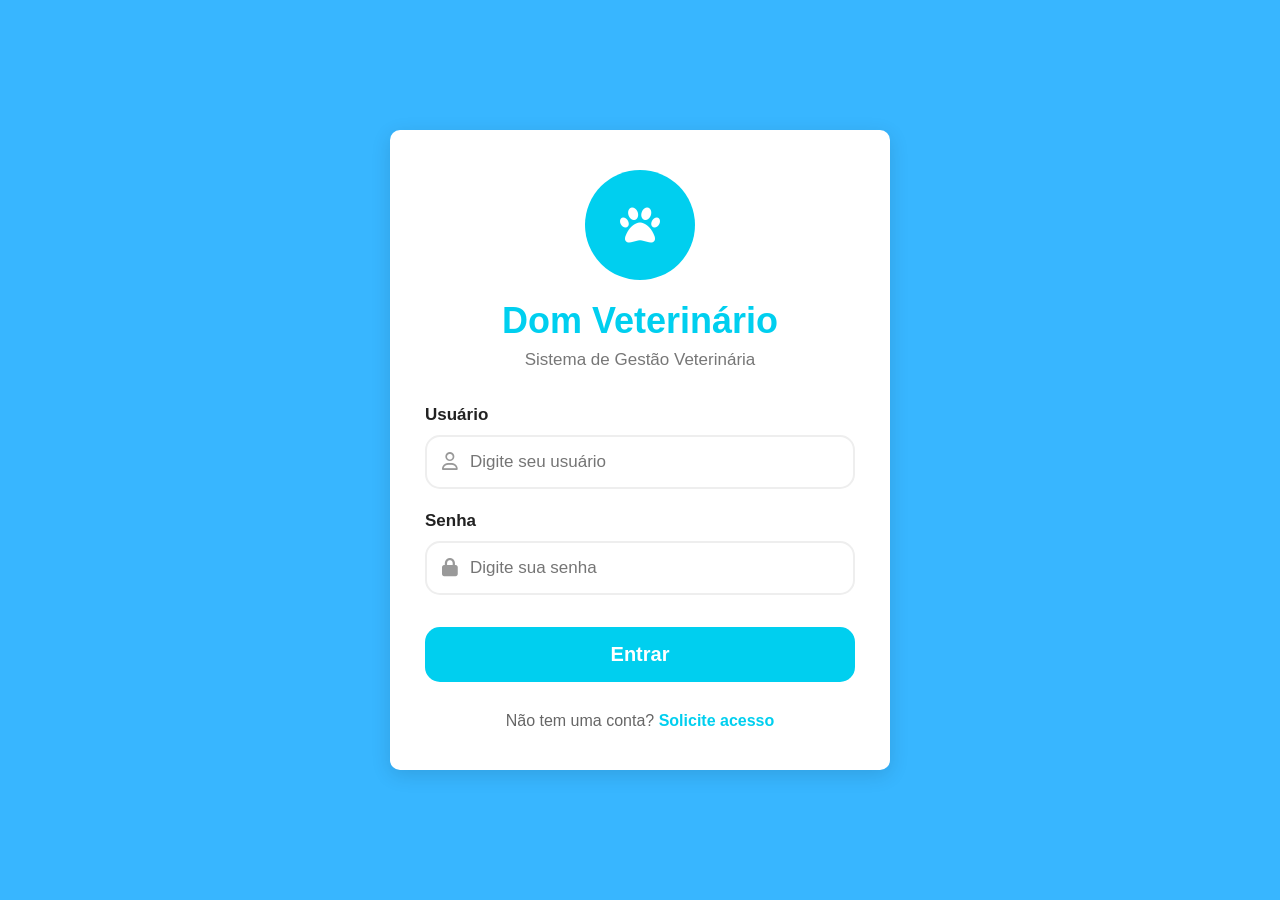
<file: index.html>
<!DOCTYPE html>
<html lang="pt-br">
<head>
<meta charset="UTF-8">
<meta name="viewport" content="width=device-width, initial-scale=1.0">
<title>Dom Veterinário</title>
<link rel="stylesheet" href="style.css">
<link rel="stylesheet" href="https://cdnjs.cloudflare.com/ajax/libs/font-awesome/6.5.1/css/all.min.css">
</head>

<body>
<div class="container">
<div class="logo">
<div class="logo-circle">
<i class="fa-solid fa-paw"></i>
</div>

<h1>Dom Veterinário</h1>
<p>Sistema de Gestão Veterinária</p>
</div>

<form id="loginForm" action="conexao.php" method="post">
<div class="form-group">
<label>Usuário</label>
<div class="input-box">
<i class="fa-regular fa-user"></i>
<input type="text" name="usuario" id="usuario" placeholder="Digite seu usuário">
</div>
</div>

<div class="form-group">
<label>Senha</label>
<div class="input-box">
<i class="fa-solid fa-lock"></i>
<input type="password"name="senha" id="senha" placeholder="Digite sua senha">
</div>
</div>

<a href="menu.html"><button type="button" >Entrar</button></a>
</form>

<div class="bottom-text">
<p>Não tem uma conta? <a href="cadastrofuncionarios.html"> Solicite acesso</a>
</p>
</div>
</div>

<script src="script.js"></script>
</body>
</html>
</file>
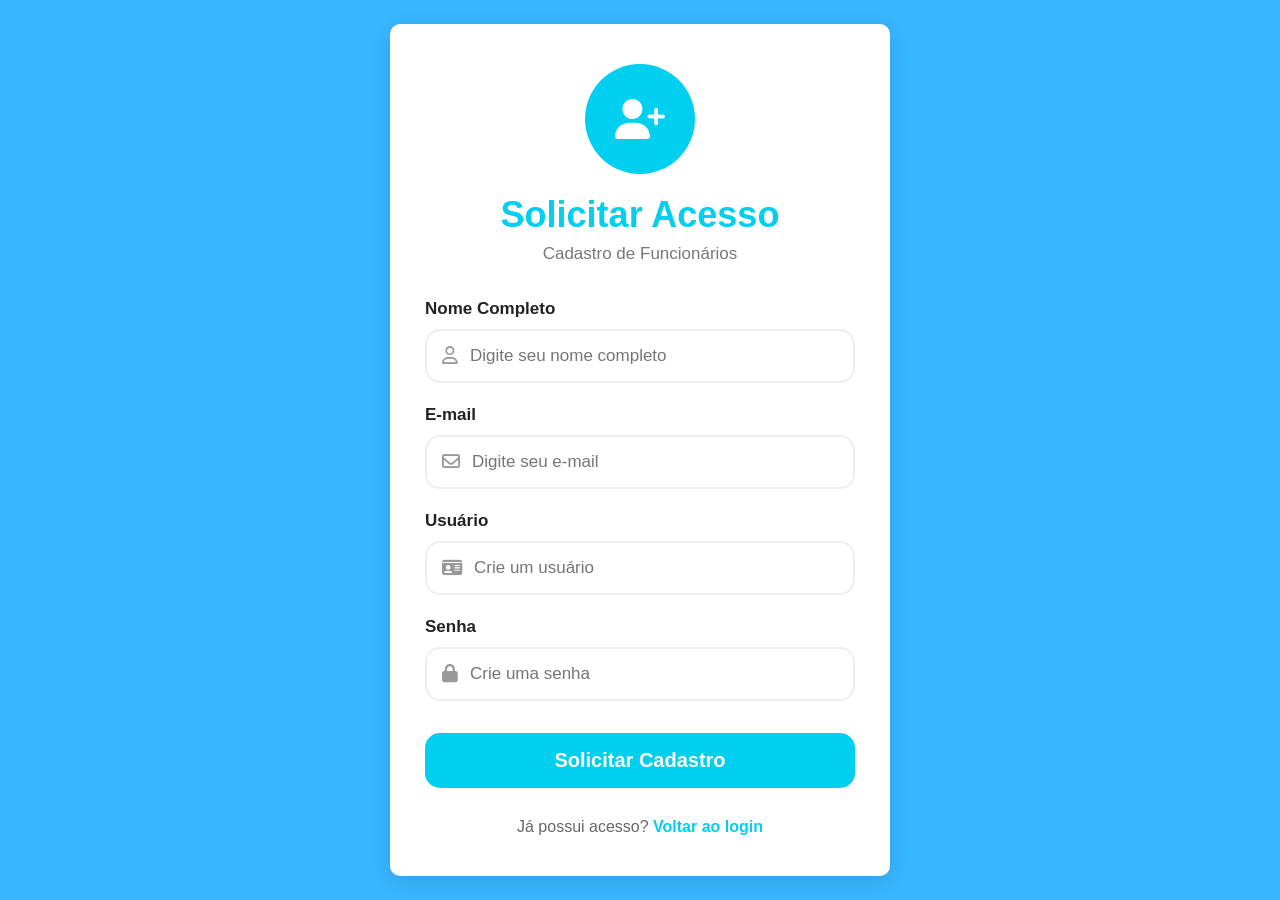
<file: cadastrofuncionarios.html>
<!DOCTYPE html>
<html lang="pt-br">
<head>
<meta charset="UTF-8">
<meta name="viewport" content="width=device-width, initial-scale=1.0">
<title>Solicitar Acesso | Dom Veterinário</title>
<link rel="stylesheet" href="style.css">
<link rel="stylesheet" href="https://cdnjs.cloudflare.com/ajax/libs/font-awesome/6.5.1/css/all.min.css">
</head>

<body>
<div class="container">
<div class="logo">
<div class="logo-circle">
<i class="fa-solid fa-user-plus"></i>
</div>
<h1>Solicitar Acesso</h1>
<p>Cadastro de Funcionários</p>
</div>

<form action="cadastro.php" method="post">
<div class="form-group">
<label>Nome Completo</label>
<div class="input-box">
<i class="fa-regular fa-user"></i>
<input type="text" name="nome" placeholder="Digite seu nome completo" required>
</div>
</div>

<div class="form-group">
<label>E-mail</label>
<div class="input-box">
<i class="fa-regular fa-envelope"></i>
<input type="email" name="email" placeholder="Digite seu e-mail" required>
</div>
</div>

<div class="form-group">
<label>Usuário</label>
<div class="input-box">
<i class="fa-solid fa-id-card"></i>
<input type="text" name="usuario" placeholder="Crie um usuário" required>
</div>
</div>

<div class="form-group">
<label>Senha</label>
<div class="input-box">
<i class="fa-solid fa-lock"></i>
<input type="password" name="senha" placeholder="Crie uma senha" required>
</div>
</div>

<a href="cadastrofuncionarios.html"><button type="button">Solicitar Cadastro</button></a>
</form>
<div class="bottom-text">
<p>
Já possui acesso?<a href="index.html"> Voltar ao login</a></p>
</div>
</div>

</body>
</html>
</file>
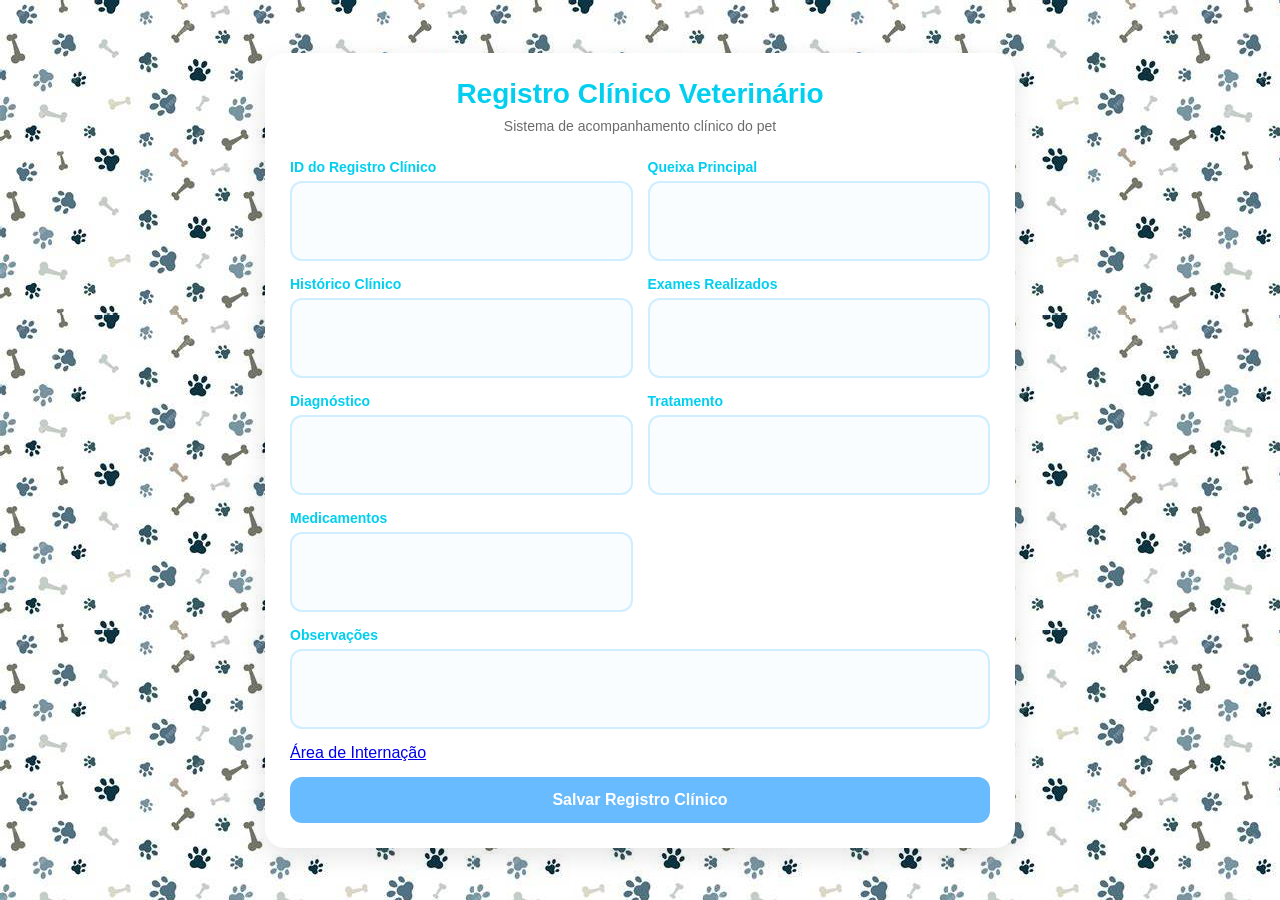
<file: clinico.html>
<!DOCTYPE html>
<html lang="pt-br">

<head>
    <meta charset="UTF-8">
    <meta name="viewport" content="width=device-width, initial-scale=1.0">
    <title>Registro Clínico</title>

    <link rel="stylesheet" href="clinico.css">
</head>

<body>

    <div class="container">

        <div class="card">

            <h1>Registro Clínico Veterinário</h1>

            <p class="subtitulo">
                Sistema de acompanhamento clínico do pet
            </p>

            <form action="" method="POST">


                 <div class="campo">
                    <label> ID do Registro Clínico</label>
                    <textarea name="id_clinico" id="id_clinico"></textarea>
                </div>
                
                <div class="campo">
                    <label>Queixa Principal</label>
                    <textarea name="queixa" id="queixa"></textarea>
                </div>

                <div class="campo">
                    <label>Histórico Clínico</label>
                    <textarea name="historico" id="historico"></textarea>
                </div>

                <div class="campo">
                    <label>Exames Realizados</label>
                    <textarea name="exames" id="exames"></textarea>
                </div>

                <div class="campo">
                    <label>Diagnóstico</label>
                    <textarea name="diagnostico" id="diagnostico"></textarea>
                </div>

                <div class="campo">
                    <label>Tratamento</label>
                    <textarea name="tratamento" id="tratamento"></textarea>
                </div>

                <div class="campo">
                    <label>Medicamentos</label>
                    <textarea name="medicamentos" id="medicamentos"></textarea>
                </div>

                <div class="campo grande">
                    <label>Observações</label>
                    <textarea name="observacoes" id="observacoes"></textarea>
                </div>

                <!-- ÁREA DE INTERNAÇÃO EMBAIXO -->
                <div class="menu-links">
                    <a href="internacao.html" class="link-internacao">
                        Área de Internação
                    </a>
                </div>

                <button type="submit">
                    Salvar Registro Clínico
                </button>

            </form>

        </div>

    </div>

    

</body>

</html>
</file>
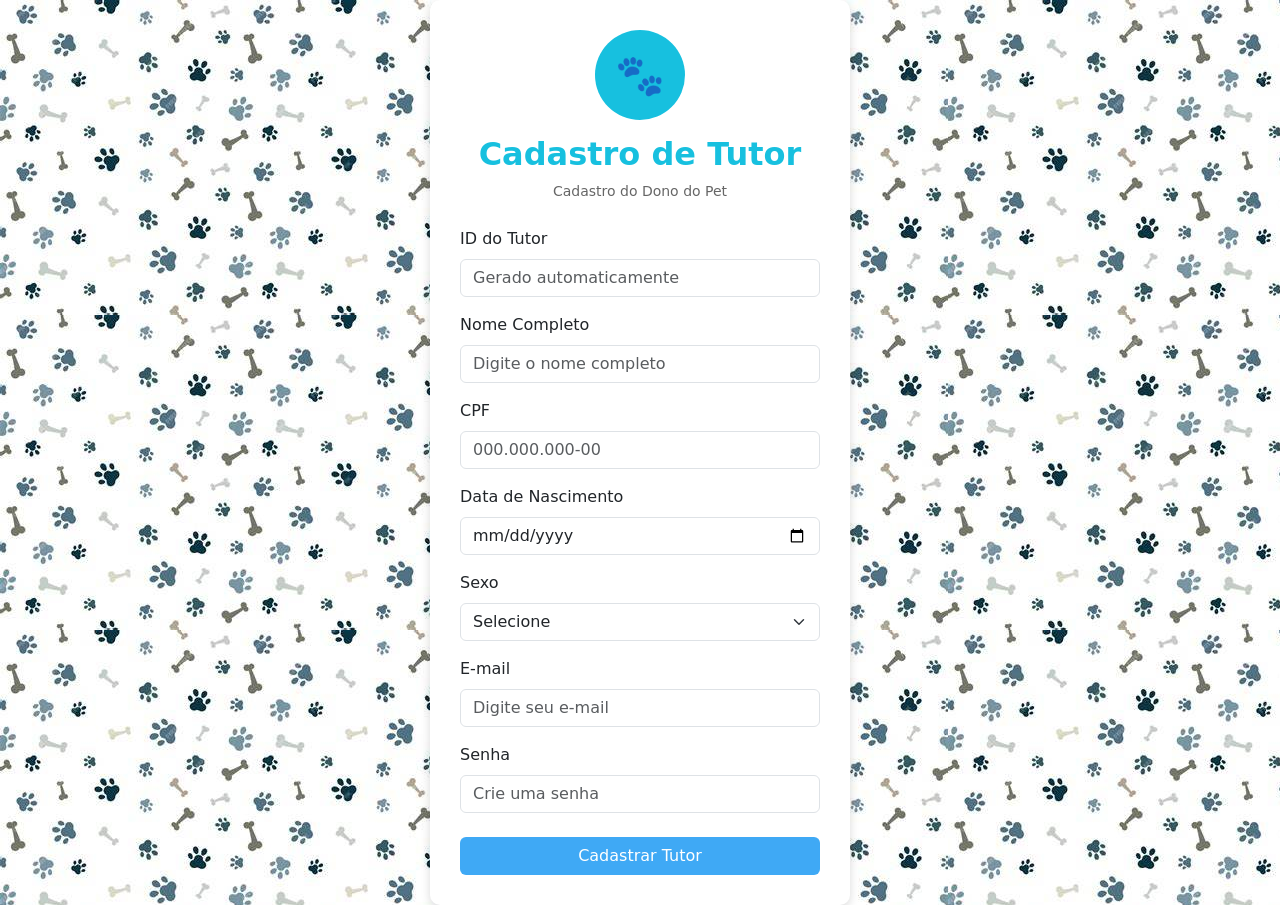
<file: Dono.html.html>
<!DOCTYPE html>
<html lang="pt-BR">
<head>
    <meta charset="UTF-8">
    <meta name="viewport" content="width=device-width, initial-scale=1.0">
    <title>Cadastro de Tutor</title>
    <link rel="stylesheet" href="Dono.css.css">
    <link href="https://cdn.jsdelivr.net/npm/bootstrap@5.3.3/dist/css/bootstrap.min.css" rel="stylesheet">
</head>
<body>

<div class="card-cadastro">

    <div class="icone">
        🐾
    </div>

    <h2 class="titulo">Cadastro de Tutor</h2>
    <p class="subtitulo">Cadastro do Dono do Pet</p>

    <form>

        <div class="mb-3">
            <label class="form-label">ID do Tutor</label>
            <input type="text" class="form-control" placeholder="Gerado automaticamente" readonly>
        </div>

        <div class="mb-3">
            <label class="form-label">Nome Completo</label>
            <input type="text" class="form-control" placeholder="Digite o nome completo">
        </div>

        <div class="mb-3">
            <label class="form-label">CPF</label>
            <input type="text" class="form-control" placeholder="000.000.000-00">
        </div>

        <div class="mb-3">
            <label class="form-label">Data de Nascimento</label>
            <input type="date" class="form-control">
        </div>

        <div class="mb-3">
            <label class="form-label">Sexo</label>
            <select class="form-select">
                <option selected disabled>Selecione</option>
                <option>Masculino</option>
                <option>Feminino</option>
                <option>Outro</option>
                <option>Prefiro não informar</option>
            </select>
        </div>

        <div class="mb-3">
            <label class="form-label">E-mail</label>
            <input type="email" class="form-control" placeholder="Digite seu e-mail">
        </div>

        <div class="mb-4">
            <label class="form-label">Senha</label>
            <input type="password" class="form-control" placeholder="Crie uma senha">
        </div>
<button type="submit" class="btn btn-cadastrar w-100">
    Cadastrar Tutor
</button>
    </form>

</div>

</body>
</html>
</file>
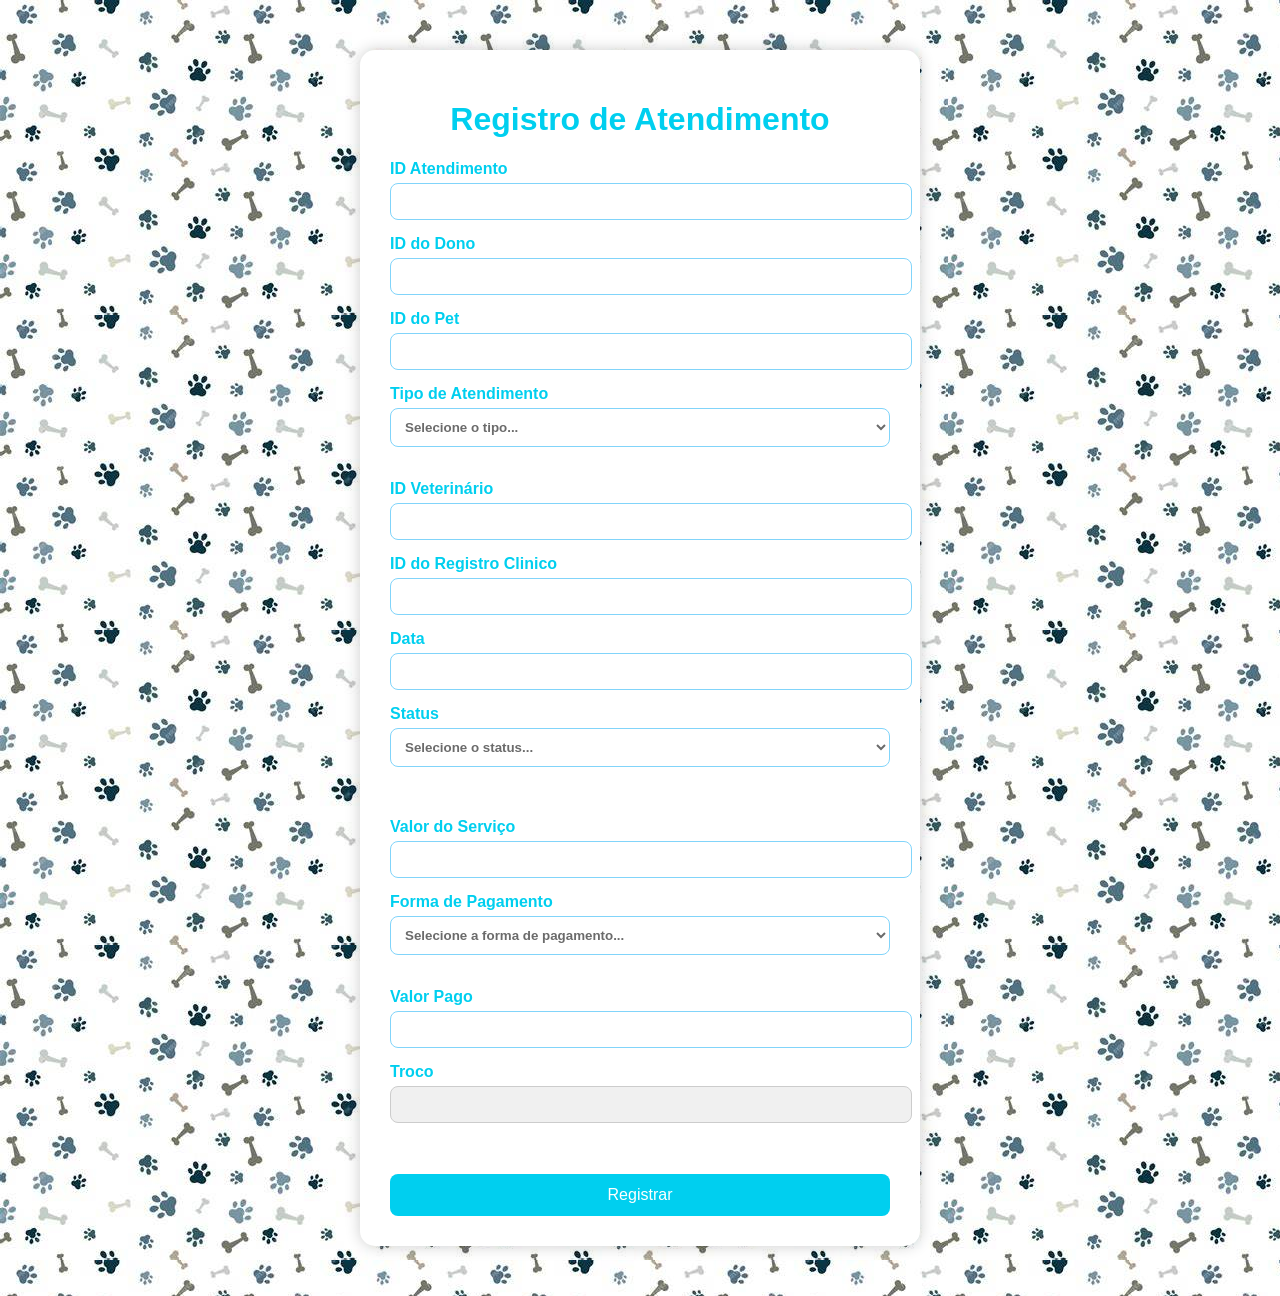
<file: rgatendimento.html>
<!DOCTYPE html>
<html lang="pt-br">
<head>
    <meta charset="UTF-8">
    <meta name="viewport" content="width=device-width, initial-scale=1.0">
    <title>Registro de atendimento ou serviço realizado</title>
    <link rel="stylesheet" href="rgatendimento.css">
    <script src="rgatendimento.js"></script>
</head>
<body>
    
    <div class="geral">
        <form action="rgatendimento.php" method="post" id="formrgatedimento" >
    <h1>Registro de Atendimento </h1>
    
<label for="idatendimento"> ID Atendimento</label><br>
<input type="text" id="idatendimento" name="idatendimento"><br>
<label for="id_dono"> ID do Dono</label><br>
<input type="text" id="id_dono" name="id_dono"><br>
<label for="id_pet">ID do Pet</label><br>
<input type="text" id="id_pet" name="id_pet"><br>
<label for="tipo">Tipo de Atendimento</label><br>
<select name="tipo" id="tipo" required  >
    <option value="" disabled selected>Selecione o tipo...</option>
    <option >Consulta</option>
    <option>Vacina</option>
    <option>Banho</option>
    <option>Tosa</option>
    <option>Cirurgia</option>
</select><br><br>
<label for="id_vet">ID Veterinário</label><br>
<input type="text" id="id_vet" name="id_vet"><br>
<label for="id_clinico">ID do Registro Clinico</label><br>
<input type="text" id="id_clinico" name="id_clinico"><br>
<label for="data">Data</label><br>
<input type="text" id="data" name="data"><br>
<label for="status">Status</label><br>
<select name="status" id="status" required onchange="verificaAgendamento()" >
    <option value="" disabled selected>Selecione o status...</option>
    <option value="Agendado">Agendado</option>
    <option value="Em andamento">Em Andamento</option>
    <option value="Concluído">Concluído</option>
    <option value="Cancelado">Cancelado</option>
</select><br><br>
<div id="bloco_agendamento" style="display: none;">
    <label for="data_agendada">Data do Agendamento</label><br>
    <input type="date" id="data_agendada" name="data_agendada"><br><br>
</div>
<br>
<label for="valor">Valor do Serviço</label><br>
<input type="number" id="valor" name="valor" step="0.01" required><br>
<label for="formapg">Forma de Pagamento</label><br>
<select id="formapg" name="formapg" required onchange="ajustarPagamento()">
    <option value="" disabled selected>Selecione a forma de pagamento...</option>
    <option value="Dinheiro">Dinheiro</option>
    <option value="Cartão">Cartão</option> 
    <option value="Pix">Pix</option>
    </select><br><br>
    <div id="bloco_dinheiro">
    <label for="valor_pago">Valor  Pago</label><br>
<input type="number" id="valor_pago" name="valor_pago" oninput="calculartroco()"><br>
<label for="troco">Troco</label><br>
<input type="number" id="troco" name="troco" readonly></div>
<br>
<div id="bloco_cartao" style="display: none;">
    <label for="parcelas">Número de Parcelas</label><br>
    <input type="number" id="parcelas" name="parcelas" min="1" oninput="calcularParcelas()">
    <br>
    <label for="valor_parcela">Valor de cada Parcela (R$)</label><br>
    <input type="text" id="valor_parcela" name="valor_parcela" readonly>
    <br>
</div>
<br>
<button type="button" onclick="registrar()">Registrar</button> 
</form>

</div>
   
</body>
</html>
</file>
<file: style.css>
*{
margin: 0;
padding: 0;
box-sizing: border-box;
font-family: Arial, Helvetica, sans-serif;
}

body{
min-height: 100vh;
background: #38B6FF;
display: flex;
justify-content: center;
align-items: center;
padding: 20px;
}

.container{
width: 100%;
max-width: 500px;
background: white;
padding: 40px 35px;
border-radius: 10px;
box-shadow: 0 5px 20px rgba(0,0,0,0.12);
}

.logo{
text-align: center;
margin-bottom: 35px;
}

.logo-circle{
width: 110px;
height: 110px;
background: #00CFEF;
border-radius: 50%;
margin: 0 auto 20px;
display: flex;
justify-content: center;
align-items: center;
color: white;
font-size: 40px;
}

.logo h1{
color: #00CFEF;
font-size: 36px;
margin-bottom: 8px;
}

.logo p{
color: #777;
font-size: 17px;
}

.form-group{
margin-bottom: 22px;
}

.form-group label{
display: block;
margin-bottom: 10px;
font-size: 17px;
font-weight: bold;
color: #222;
}

.input-box{
display: flex;
align-items: center;
border: 2px solid #eee;
border-radius: 15px;
padding: 15px;
transition: 0.3s;
}

.input-box:focus-within{
border-color: #00CFEF;
}

.input-box i{
color: #999;
margin-right: 12px;
font-size: 18px;
}

.input-box input{
width: 100%;
border: none;
outline: none;
font-size: 17px;
}

button{
width: 100%;
border: none;
background: #00CFEF;
color: white;
padding: 16px;
border-radius: 15px;
font-size: 20px;
font-weight: bold;
cursor: pointer;
transition: 0.3s;
margin-top: 10px;
}

button:hover{
background: #00b8d4;
}

.bottom-text{
text-align: center;
margin-top: 30px;
font-size: 16px;
color: #666;
}

.bottom-text a{
color: #00CFEF;
text-decoration: none;
font-weight: bold;
}
</file>
<file: clinico.css>
*{
    margin: 0;
    padding: 0;
    box-sizing: border-box;
    font-family: Arial, Helvetica, sans-serif;
}

body{
    background: linear-gradient(135deg, #dff4ff, #c9ebff);
    min-height: 100vh;
    display: flex;
    justify-content: center;
    align-items: center;
    padding: 20px;
       background-image: url(OIP.jpg);
}

.container{
    width: 200%;
    display: flex;
    justify-content: center;
    align-items: center;
}

.card{
    width: 100%;
    max-width: 750px;
    background: #ffffff;
    padding: 25px;
    border-radius: 20px;
    box-shadow: 0 8px 25px rgba(0,0,0,0.10);
}

h1{
    text-align: center;
    color: #00cfef;
    margin-bottom: 8px;
    font-size: 28px;
}

.subtitulo{
    text-align: center;
    color: #6b6b6b;
    margin-bottom: 25px;
    font-size: 14px;
}

/* FORMULÁRIO EM 2 PARTES */
form{
    display: grid;
    grid-template-columns: 1fr 1fr;
    gap: 15px;
}

.campo{
    display: flex;
    flex-direction: column;
}

/* CAMPO MAIOR */
.campo.grande{
    grid-column: span 2;
}

label{
    margin-bottom: 6px;
    color: #00cfef;
    font-weight: bold;
    font-size: 14px;
}

textarea,
select{
    padding: 10px;
    border: 2px solid #cfeeff;
    border-radius: 12px;
    outline: none;
    font-size: 14px;
    transition: 0.3s;
    background: #f9fdff;
}

textarea{
    min-height: 80px;
    resize: none;
}

textarea:focus,
select:focus{
    border-color: #00cfef;
    box-shadow: 0 0 8px rgba(105,187,255,0.3);
}

button{
    grid-column: span 2;

    padding: 14px;
    border: none;
    border-radius: 12px;
    background: #69bbff;
    color: white;
    font-size: 16px;
    font-weight: bold;
    cursor: pointer;
    transition: 0.3s;
}

button:hover{
    background: #00cfef;
    transform: scale(1.02);
}

@media(max-width: 700px){

    form{
        grid-template-columns: 1fr;
    }

    .campo.grande,
    button{
        grid-column: span 1;
    }

    .card{
        padding: 20px;
    }

    h1{
        font-size: 24px;
    }
}
</file>
<file: Dono.css.css>
body {
    margin: 0;
    min-height: 100vh;
    display: flex;
    justify-content: center;
    align-items: center;
    font-family: Arial, sans-serif;
    background: linear-gradient(135deg, #42A5F5, #3FA9F5);
     background-image: url(OIP.jpg);
}

.card-cadastro {
    width: 420px;
    background: #fff;
    border-radius: 10px;
    padding: 30px;
    box-shadow: 0 3px 10px rgba(0,0,0,.15);
}

.icone {
    width: 90px;
    height: 90px;
    background: #17c0df;
    border-radius: 50%;
    display: flex;
    justify-content: center;
    align-items: center;
    margin: 0 auto 15px;
    color: white;
    font-size: 40px;
}

.titulo {
    text-align: center;
    color: #17c0df;
    font-weight: bold;
}

.subtitulo {
    text-align: center;
    font-size: 14px;
    color: #666;
    margin-bottom: 25px;
}
.btn-cadastrar {
    background-color: #3FA9F5 !important; /* azul do fundo */
    color: white !important;
    font-weight: bold;
    border: none;
    transition: background 0.3s;
}

.btn-cadastrar:hover {
    background-color: #3390E6 !important; /* azul mais escuro ao passar o mouse */
}
</file>
<file: rgatendimento.css>
body{
    font-family: Arial,sans-serif;
    background-image: linear-gradient(to right,#b3e5fc,#ffffff);
    margin: 0;
    padding: 0;
     background-image: url(OIP.jpg);
}
.geral{
    width: 90%;
    max-width: 500px;
    background-color: white;
    margin: 50px auto;
    padding: 30px;
    border-radius: 15px;
    box-shadow: 0 0 15px rgba(0,0,0,0.2);
}
h1{
    text-align: center;
    color: #00cfef;
}
label{
    font-weight: bold;
    color: #00cfef;
}
input{
    width: 100%;
    padding: 10px;
    margin-top: 5px;
    margin-bottom: 15px;
    border: 1px solid #81d4fa;
    border-radius: 8px;
}
button{
    width: 100%;
    padding: 12px;
    background-color: #00cfef;
    color: white;
    border: none;
    border-radius: 8px;
    font-size: 16px;
    cursor: pointer;
}
button:hover{
    background: #00cfef;
    transform: scale(1.02);
}
select{
    background-color: white;
    font-weight: bold;
    color: #6b6b6b;
    width: 100%;
    padding: 10px;
    margin-top: 5px;
    margin-bottom: 15px;
    border: 1px solid #81d4fa;
    border-radius: 8px;
}
input[readonly]{
    background-color: #f0f0f0;
    border: 1px solid #ccc;
    cursor: not-allowed;
}
</file>
